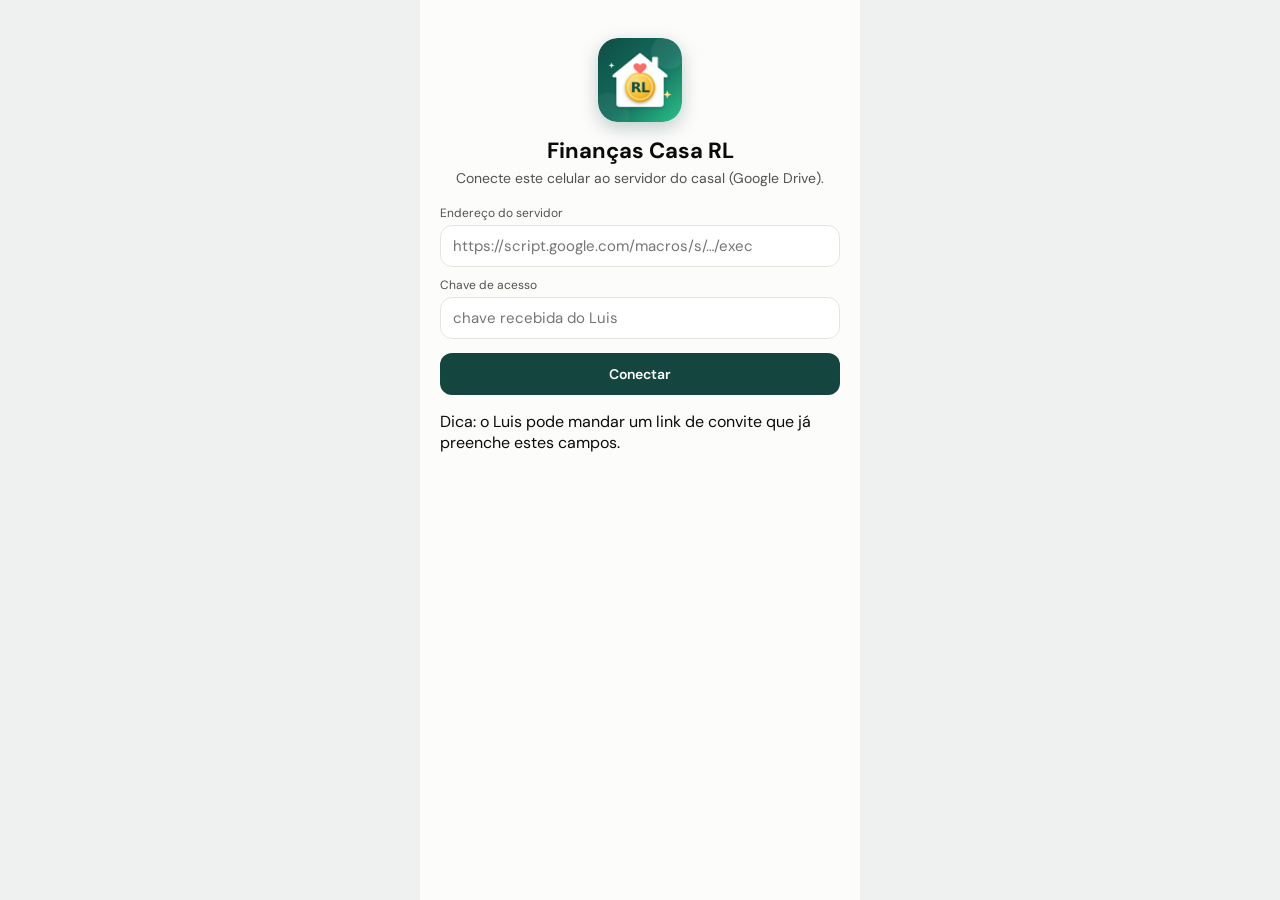
<file: index.html>
<!DOCTYPE html>
<html lang="pt-BR">
<head>
<meta charset="utf-8">
<meta name="viewport" content="width=device-width, initial-scale=1, viewport-fit=cover">
<title>Finanças Casa RL</title>
<meta name="description" content="Finanças Casa RL — controle financeiro do casal">
<meta name="theme-color" content="#14453f">
<meta name="apple-mobile-web-app-capable" content="yes">
<meta name="mobile-web-app-capable" content="yes">
<meta name="apple-mobile-web-app-title" content="Finanças Casa RL">
<meta name="apple-mobile-web-app-status-bar-style" content="black-translucent">
<meta name="application-name" content="Finanças Casa RL">
<meta name="robots" content="noindex">
<link rel="manifest" href="manifest.webmanifest">
<link rel="icon" type="image/png" sizes="32x32" href="icons/favicon-32.png">
<link rel="apple-touch-icon" href="icons/apple-touch-icon.png">
<link rel="preconnect" href="https://fonts.googleapis.com">
<link href="https://fonts.googleapis.com/css2?family=DM+Sans:opsz,wght@9..40,400;9..40,500;9..40,600;9..40,700&display=swap" rel="stylesheet">
<link rel="stylesheet" href="styles.css">
<style>body{padding-top:env(safe-area-inset-top)}</style>
</head>
<body>
<div id="root"></div>
<div class="toast" id="toast"></div>
<script src="app.js"></script>
<script>
(function(){
  const root=document.getElementById('root');
  function showErr(msg){
    root.innerHTML='<div class="setup"><img class="logo" src="icons/icon-192.png" alt=""><h1>Finanças Casa RL</h1><p class="c">O app encontrou um problema neste celular.</p><div class="note" style="word-break:break-word">'+String(msg).replace(/[<>&]/g,'')+'</div><button class="btn" onclick="location.reload()">Tentar de novo</button><button class="btn ghost" onclick="localStorage.removeItem(\'casaRL_cfg\');location.href=location.pathname">Refazer conexão</button><p class="hint" style="margin-top:12px">Mande um print desta tela para o Luis.</p></div>';
  }
  window.addEventListener('error',e=>{if(!root.querySelector('.app'))showErr((e.message||'erro')+' ('+(e.filename||'').split('/').pop()+':'+(e.lineno||'')+')')});
  window.addEventListener('unhandledrejection',e=>{if(!root.querySelector('.app'))showErr('Falha: '+((e.reason&&e.reason.message)||e.reason))});
  if(typeof window.APP!=="function"){showErr("O código do app não carregou (app.js). Verifique a internet e tente de novo.");return}
  const esc=s=>String(s).replace(/[&<>"]/g,c=>({"&":"&amp;","<":"&lt;",">":"&gt;",'"':"&quot;"}[c]));
  const getCfg=()=>{try{return JSON.parse(localStorage.getItem('casaRL_cfg')||"null")}catch(e){return null}};
  const setCfg=c=>{try{localStorage.setItem('casaRL_cfg',JSON.stringify(c))}catch(e){}};

  // Link de convite: ...#s=<endereço>&k=<chave>
  if(location.hash.length>3||/[?&]k=/.test(location.search)){
    const h=new URLSearchParams(location.hash.length>3?location.hash.slice(1):location.search.slice(1));
    const s=(h.get('s')||"").trim(), k=(h.get('k')||"").trim();
    if(s&&k){setCfg({url:s,key:k});history.replaceState(null,"",location.pathname)}
  }

  const shell=inner=>{root.innerHTML=`<div class="setup"><img class="logo" src="icons/icon-192.png" alt=""><h1>Finanças Casa RL</h1>${inner}</div>`};
  const loading=msg=>shell(`<p class="c">${esc(msg)}</p>`);

  async function post(url,body){const r=await fetch(url,{method:"POST",headers:{"Content-Type":"text/plain;charset=utf-8"},body:JSON.stringify(body)});return r.json()}

  function setup(err){
    const c=getCfg()||{};
    shell(`<p class="c">Conecte este celular ao servidor do casal (Google Drive).</p>
      <label class="f">Endereço do servidor</label><input id="su" placeholder="https://script.google.com/macros/s/…/exec" value="${esc(c.url||"")}">
      <label class="f">Chave de acesso</label><input id="sk" placeholder="chave recebida do Luis" value="${esc(c.key||"")}">
      <button class="btn" id="sgo">Conectar</button>${err?`<div class="err">${esc(err)}</div>`:""}
      <p class="hint" style="margin-top:16px">Dica: o Luis pode mandar um link de convite que já preenche estes campos.</p>`);
    document.getElementById('sgo').onclick=()=>{const url=document.getElementById('su').value.trim(),key=document.getElementById('sk').value.replace(/\s+/g,"");if(!/^https?:\/\//.test(url)||!key)return setup("Preencha o endereço (começa com https://) e a chave.");setCfg({url,key});start()};
  }

  function importer(cfg,who){
    shell(`<p class="c">Olá, ${esc(who)}! O servidor está pronto, mas ainda sem dados.</p>
      <div class="card"><h3>Importar dados iniciais</h3><p class="hint">Escolha o arquivo <b>casa-rl-dados.json</b> (faturas de 2026, gastos fixos, rendas, metas, classificações e a foto do casal). Isso é feito uma vez só.</p>
      <label class="btn" for="sf" style="margin-top:0">Escolher arquivo</label><input type="file" id="sf" accept=".json,application/json" style="display:none"><div id="sm" class="hint" style="margin-top:8px"></div></div>
      <button class="btn ghost" id="sout">Usar outra chave</button>`);
    document.getElementById('sout').onclick=()=>{localStorage.removeItem('casaRL_cfg');setup()};
    document.getElementById('sf').onchange=async e=>{const f=e.target.files[0];if(!f)return;const m=document.getElementById('sm');m.textContent="Enviando para o Drive…";
      try{const d=JSON.parse(await f.text());if(!d.base||!d.base.tx)throw new Error("arquivo inválido");const r=await post(cfg.url,{op:"init",key:cfg.key,base:d.base,state:d.state});if(!r.ok)throw new Error(r.error||"falha");m.textContent="Pronto!";start()}
      catch(err){m.textContent="Não deu certo: "+err.message}};
  }

  async function start(){
    const cfg=getCfg(); if(!cfg||!cfg.url||!cfg.key) return setup();
    loading("Carregando dados do casal…");
    let r=null;
    const slow=setTimeout(()=>loading("O servidor do Google está demorando… aguarde mais um pouco."),12000);
    try{r=await post(cfg.url,{op:"load",key:cfg.key}); clearTimeout(slow); if(r&&r.ok){try{localStorage.setItem('casaRL_cache',JSON.stringify(r))}catch(e){}}}
    catch(e){clearTimeout(slow);try{r=JSON.parse(localStorage.getItem('casaRL_cache')||"null")}catch(x){} if(r){r.offline=true}else return setup("Não consegui falar com o servidor ("+(e&&e.message||"erro de rede")+"). Confira a internet e se o endereço termina em /exec.")}
    if(!r||!r.ok) return setup(r&&r.error==="chave inválida"?"Chave inválida: confira se a chave foi copiada inteira, sem espaços (e se no link a palavra CHAVE_DA_ROANNA foi trocada pela chave dela).":"Erro do servidor: "+((r&&r.error)||"desconhecido"));
    if(!r.base) return r.role==="admin"?importer(cfg,r.who):shell(`<p class="c">Conectado como ${esc(r.who)}. O Luis ainda precisa importar os dados iniciais.</p><button class="btn" onclick="location.reload()">Tentar de novo</button>`);
    root.innerHTML="";
    try{ window.APP(r.base,{url:cfg.url,key:cfg.key,who:r.who,role:r.role,state:r.state}); }catch(err){ return showErr("Erro ao abrir: "+err.message) }
    if(r.offline){const t=document.getElementById('toast');if(t){t.textContent="Sem internet: mostrando a última cópia salva.";t.classList.add('show');setTimeout(()=>t.classList.remove('show'),3500)}}
  }
  start();
  if('serviceWorker' in navigator){window.addEventListener('load',()=>navigator.serviceWorker.register('sw.js').catch(()=>{}))}
})();
</script>
</body>
</html>
</file>
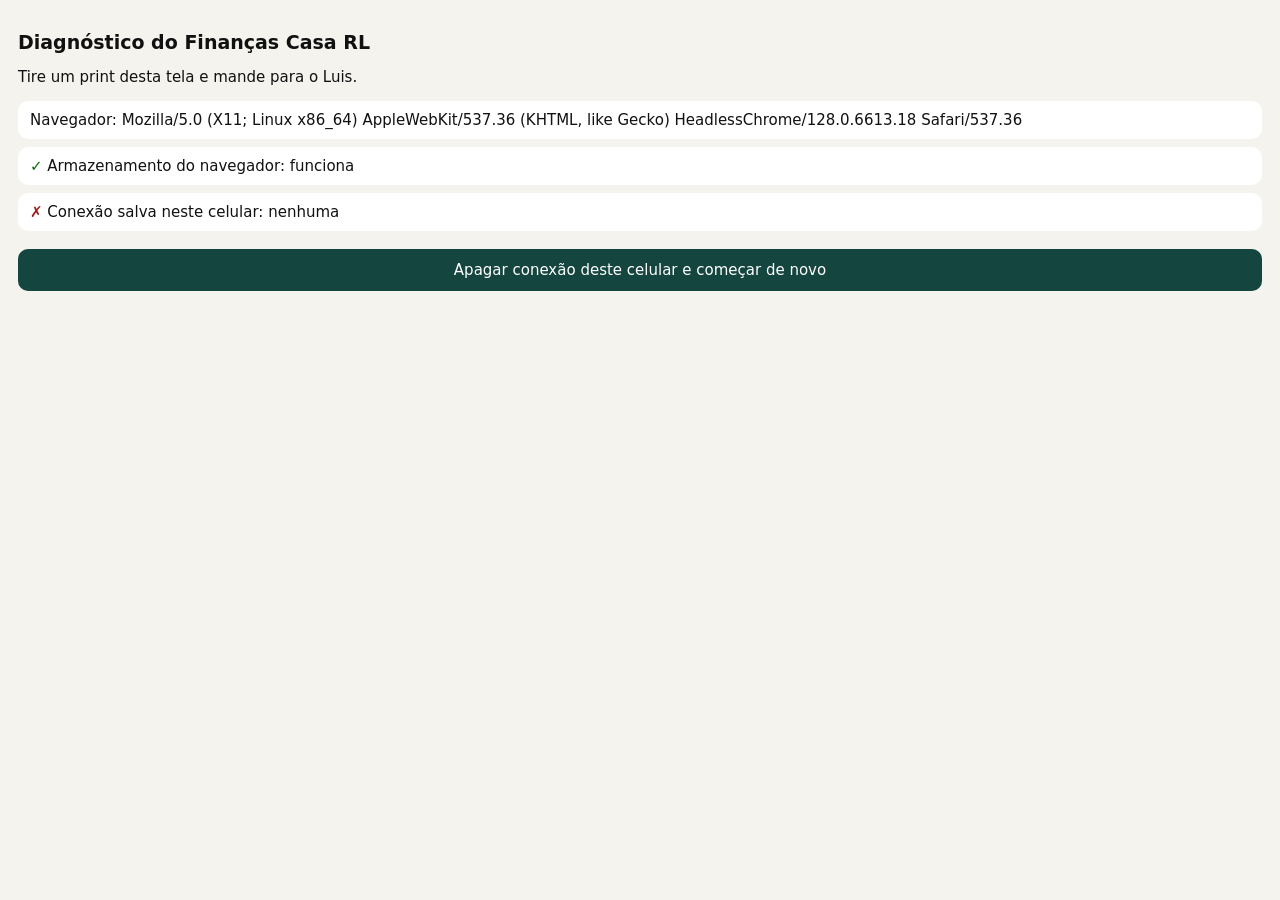
<file: diagnostico.html>
<!DOCTYPE html>
<html lang="pt-BR"><head><meta charset="utf-8"><meta name="viewport" content="width=device-width, initial-scale=1">
<title>Diagnóstico — Finanças Casa RL</title>
<style>body{font-family:system-ui,sans-serif;margin:0;padding:18px;background:#f4f3ee;color:#111;font-size:15px}h1{font-size:19px}.l{background:#fff;border-radius:10px;padding:10px 12px;margin:8px 0;word-break:break-all}.ok{color:#0a6b0a;font-weight:700}.no{color:#9c1c1c;font-weight:700}button{font:inherit;padding:12px 16px;border:0;border-radius:10px;background:#14453f;color:#fff;width:100%;margin-top:10px}</style></head>
<body><h1>Diagnóstico do Finanças Casa RL</h1><p>Tire um print desta tela e mande para o Luis.</p><div id="o"></div>
<button onclick="localStorage.removeItem('casaRL_cfg');localStorage.removeItem('casaRL_cache');location.href='./'">Apagar conexão deste celular e começar de novo</button>
<script>
(async function(){
  var o=document.getElementById('o');
  function line(t,ok){var d=document.createElement('div');d.className='l';d.innerHTML=(ok===true?'<span class="ok">✓</span> ':ok===false?'<span class="no">✗</span> ':'')+t;o.appendChild(d)}
  line('Navegador: '+navigator.userAgent);
  var ls=true;try{localStorage.setItem('_t','1');localStorage.removeItem('_t')}catch(e){ls=false}
  line('Armazenamento do navegador: '+(ls?'funciona':'BLOQUEADO (modo privado?)'),ls);
  var cfg=null;try{cfg=JSON.parse(localStorage.getItem('casaRL_cfg')||'null')}catch(e){}
  if(!cfg){line('Conexão salva neste celular: nenhuma',false);return}
  line('Servidor salvo: …'+String(cfg.url).slice(-28),/\/exec$/.test(cfg.url));
  line('Chave salva: '+String(cfg.key).length+' caracteres (início '+String(cfg.key).slice(0,3)+'…)',String(cfg.key).length>=20);
  var t0=Date.now();
  try{
    var r=await fetch(cfg.url,{method:'POST',headers:{'Content-Type':'text/plain;charset=utf-8'},body:JSON.stringify({op:'load',key:cfg.key})});
    line('Resposta do servidor: HTTP '+r.status+' em '+((Date.now()-t0)/1000).toFixed(1)+' s',r.ok);
    var txt=await r.text(); var j=null; try{j=JSON.parse(txt)}catch(e){}
    if(!j){line('Resposta não é do app (começa com): '+txt.slice(0,120).replace(/</g,'&lt;'),false);return}
    line('ok: '+j.ok+(j.error?' · erro: '+j.error:''),j.ok);
    if(j.ok){line('Entrou como: '+j.who+' ('+j.role+')',true);line('Dados no servidor: '+(j.base?('sim, '+(j.base.tx||[]).length+' lançamentos'):'NÃO'),!!j.base);line('Tamanho recebido: '+Math.round(txt.length/1024)+' KB',true)}
  }catch(e){line('Falha ao falar com o servidor: '+e.message,false)}
  try{var a=await fetch('app.js',{cache:'no-store'});line('Código do app (app.js): HTTP '+a.status,a.ok)}catch(e){line('app.js não carregou: '+e.message,false)}
})();
</script></body></html>
</file>
<file: styles.css>
:root{
  --bg:#eef1ef; --app:#fcfcfb; --card:#ffffff; --ink:#0b0b0b; --ink2:#52514e; --muted:#8a8984; --line:#e6e5e0;
  --brand:#14453f; --brand2:#1f6b61; --accent:#2a78d6; --accent-soft:#cde2fb; --teto:#d9d8d2;
  --good:#0ca30c; --warn:#fab219; --crit:#d03b3b; --goodbg:#e6f5e6; --warnbg:#fff4d6; --critbg:#fbe4e4;
  --r:18px;
}
*{box-sizing:border-box}
html,body{margin:0;background:var(--bg);font-family:"DM Sans",system-ui,sans-serif;color:var(--ink);-webkit-font-smoothing:antialiased}
.app{max-width:440px;margin:0 auto;min-height:100vh;background:var(--app);position:relative;padding-bottom:84px;box-shadow:0 0 0 1px var(--line)}
header.top{background:var(--brand);color:#fff;padding:20px 20px 64px;border-radius:0 0 28px 28px}
.top .row{display:flex;justify-content:space-between;align-items:center}
.hello{font-size:13px;opacity:.75}
.title{font-size:20px;font-weight:700;margin-top:2px}
.monthsel{width:auto;flex:none;background:rgba(255,255,255,.14);color:#fff;border:0;border-radius:999px;padding:7px 12px;font:inherit;font-size:13px}
.monthsel option{color:#000}
.hero{margin-top:14px}
.who{display:flex;gap:6px;margin-top:14px}
.who button{border:0;border-radius:999px;padding:6px 14px;font:inherit;font-size:13px;background:rgba(255,255,255,.12);color:#fff;cursor:pointer}
.who button.on{background:#fff;color:var(--brand);font-weight:600}
.hero .lbl{font-size:13px;opacity:.75}
.hero .big{font-size:34px;font-weight:700;letter-spacing:-.5px;margin-top:2px}
.hero .sub{font-size:13px;opacity:.85;margin-top:4px}
main{padding:0 16px;margin-top:-44px}
.card{background:var(--card);border-radius:var(--r);padding:16px;margin-bottom:14px;box-shadow:0 1px 2px rgba(0,0,0,.05),0 0 0 1px var(--line)}
.card h3{margin:0 0 4px;font-size:15px}
.card .hint{font-size:12px;color:var(--muted);margin:0 0 12px}
.kpis{display:grid;grid-template-columns:1fr 1fr;gap:10px}
.kpi{background:var(--card);border-radius:14px;padding:12px;box-shadow:0 0 0 1px var(--line)}
.kpi .l{font-size:12px;color:var(--ink2)}
.kpi .v{font-size:18px;font-weight:700;margin-top:4px}
.kpi .s{font-size:11px;color:var(--muted);margin-top:2px}
.bar{height:8px;background:#ecebe6;border-radius:99px;overflow:hidden;margin-top:8px}
.bar>i{display:block;height:100%;background:var(--accent);border-radius:99px}
.chart{position:relative;height:220px}
.chart svg{display:block;overflow:visible}
.ctip{position:absolute;display:none;background:#1b1b1f;color:#fff;font-size:12px;line-height:1.45;padding:8px 10px;border-radius:10px;pointer-events:none;z-index:5;white-space:nowrap;box-shadow:0 4px 14px rgba(0,0,0,.18)}
.ctip .sw{display:inline-block;width:8px;height:8px;border-radius:2px;margin-right:5px}
.clegend{display:flex;flex-wrap:wrap;gap:12px;font-size:11px;color:#52514e;margin-bottom:6px;height:16px}
.clegend span{display:inline-flex;align-items:center;gap:5px}
.clegend i{display:inline-block;width:10px;height:10px;border-radius:2px}
.chart.tall{height:420px}
.pill{display:inline-flex;align-items:center;gap:4px;font-size:11px;font-weight:600;padding:3px 8px;border-radius:99px}
.pill.ok{background:var(--goodbg);color:#0a6b0a}.pill.att{background:var(--warnbg);color:#7a5200}.pill.over{background:var(--critbg);color:#9c1c1c}
.alert{display:flex;gap:10px;align-items:flex-start;padding:10px 0;border-top:1px solid var(--line);font-size:13px}
.alert:first-of-type{border-top:0}
.alert .ic{width:26px;height:26px;border-radius:50%;display:grid;place-items:center;font-weight:700;flex:none;font-size:13px}
.alert .ic.over{background:var(--critbg);color:var(--crit)}.alert .ic.att{background:var(--warnbg);color:#a36d00}
.list .it{display:flex;justify-content:space-between;align-items:center;padding:10px 0;border-top:1px solid var(--line);gap:10px}
.list .it:first-child{border-top:0}
.it .d{font-size:14px;font-weight:500;overflow:hidden;text-overflow:ellipsis;white-space:nowrap}
.it .m{font-size:11px;color:var(--muted);margin-top:2px}
.it .v{font-weight:600;font-size:14px;white-space:nowrap}
.it .v.neg{color:var(--good)}
.src{font-size:10px;font-weight:600;padding:1px 6px;border-radius:6px;background:#efeee9;color:var(--ink2);margin-left:4px}
.src.wa{background:#dcf5e3;color:#11713a}.src.wl{background:#e4e9f7;color:#2c3e7a}
nav.tabs{position:fixed;bottom:0;left:50%;transform:translateX(-50%);width:100%;max-width:440px;background:#fff;border-top:1px solid var(--line);display:grid;grid-template-columns:repeat(6,1fr);padding:8px 4px calc(8px + env(safe-area-inset-bottom));z-index:10}
nav.tabs button{background:none;border:0;font:inherit;font-size:11px;color:var(--muted);display:flex;flex-direction:column;align-items:center;gap:3px;cursor:pointer;padding:4px}
nav.tabs button svg{width:22px;height:22px}
nav.tabs button.on{color:var(--brand2);font-weight:600}
nav.tabs button.add .plus{width:42px;height:42px;border-radius:50%;background:var(--brand);color:#fff;display:grid;place-items:center;margin-top:-22px;box-shadow:0 4px 12px rgba(20,69,63,.35)}
label.f{display:block;font-size:12px;color:var(--ink2);margin:10px 0 4px}
input,select{width:100%;font:inherit;font-size:15px;padding:10px 12px;border:1px solid var(--line);border-radius:12px;background:#fff;color:var(--ink)}
input:focus,select:focus{outline:2px solid var(--accent-soft);border-color:var(--accent)}
.g2{display:grid;grid-template-columns:1fr 1fr;gap:10px}
.btn{display:inline-flex;justify-content:center;align-items:center;gap:6px;border:0;border-radius:12px;padding:12px 16px;font:inherit;font-weight:600;font-size:14px;cursor:pointer;background:var(--brand);color:#fff;width:100%;margin-top:14px}
.btn.ghost{background:#eef3f2;color:var(--brand)}
.btn.sm{width:auto;padding:8px 12px;font-size:13px;margin-top:0}
.seg{display:flex;background:#efeee9;border-radius:12px;padding:3px;gap:3px}
.seg button{flex:1;border:0;background:none;font:inherit;font-size:13px;padding:8px;border-radius:9px;cursor:pointer;color:var(--ink2)}
.seg button.on{background:#fff;color:var(--ink);font-weight:600;box-shadow:0 1px 2px rgba(0,0,0,.08)}
.goal-ring{display:flex;gap:16px;align-items:center}
.ring{--p:0;width:96px;height:96px;border-radius:50%;background:conic-gradient(var(--brand2) calc(var(--p)*1%),#ecebe6 0);display:grid;place-items:center;flex:none}
.ring b{width:74px;height:74px;border-radius:50%;background:#fff;display:grid;place-items:center;font-size:18px}
.cc{border-radius:18px;padding:16px;color:#fff;background:linear-gradient(135deg,#1b1b1f,#3b3b44);margin-bottom:10px;position:relative}
.cc.main{background:linear-gradient(135deg,#7a0c1e,#c8102e)}
.cc.empty{background:#fff;color:var(--ink2);box-shadow:inset 0 0 0 1.5px dashed var(--line);border:1.5px dashed #cfcec7}
.cc .n{font-size:15px;font-weight:700}.cc .f{font-size:12px;opacity:.8;margin-top:2px}
.cc .tag{position:absolute;top:14px;right:14px;font-size:10px;font-weight:700;background:rgba(255,255,255,.2);padding:3px 8px;border-radius:99px}
.cc .lim{margin-top:14px;font-size:12px;opacity:.9}
.cc .bar{background:rgba(255,255,255,.25)}.cc .bar>i{background:#fff}
.toast{position:fixed;left:50%;bottom:96px;transform:translateX(-50%);background:#1b1b1f;color:#fff;padding:10px 16px;border-radius:12px;font-size:13px;opacity:0;transition:.25s;pointer-events:none;z-index:20;max-width:90%}
.toast.show{opacity:1}
.note{font-size:12px;color:var(--ink2);background:#f4f3ee;border-radius:12px;padding:10px 12px;line-height:1.45}
table.t{width:100%;border-collapse:collapse;font-size:13px}
table.t td,table.t th{padding:8px 4px;border-top:1px solid var(--line);text-align:left}
table.t th{font-size:11px;color:var(--muted);font-weight:500;border-top:0}
table.t td.n,table.t th.n{white-space:nowrap;text-align:right;font-variant-numeric:tabular-nums}
table.t input{padding:6px 8px;font-size:13px;width:96px;text-align:right}
.sec{display:none}.sec.on{display:block}
.integr{display:grid;grid-template-columns:1fr 1fr;gap:10px}
.integr .kpi{font-size:12px}
details summary{cursor:pointer;font-size:13px;color:var(--brand2);font-weight:600;padding:4px 0}
.fx{border-top:1px solid var(--line);padding:10px 0}.fx:first-child{border-top:0}.fxm{display:grid;grid-template-columns:1.3fr .9fr 1.1fr 28px;gap:6px;margin-top:6px;align-items:center}.fxm select,.fxm input{padding:7px 8px;font-size:12px}.ck{font-size:11px;color:var(--ink2);display:flex;align-items:center;gap:3px;white-space:nowrap}.ck input{width:auto}.del{border:0;background:#f4f3ee;border-radius:8px;height:30px;cursor:pointer;color:var(--ink2)}.seg button{font-size:12px;padding:8px 4px}
.cls{border:0;border-radius:6px;font:inherit;font-size:10px;font-weight:600;padding:2px 7px;margin-top:3px;cursor:pointer;white-space:nowrap}.cls-E{background:#e4eefb;color:#1c5cab}.cls-N{background:#fde9e0;color:#a5431a}.cls-I{background:#dff4ea;color:#0f6b48}nav.tabs button{font-size:10.5px}
.seg2{display:flex;background:#efeee9;border-radius:9px;padding:2px;gap:2px;flex:none}.seg2 button{border:0;background:none;font:inherit;font-size:11px;padding:6px 8px;border-radius:7px;cursor:pointer;color:var(--ink2);white-space:nowrap}.seg2 button.on.e{background:#2a78d6;color:#fff;font-weight:600}.seg2 button.on.n{background:#eb6834;color:#fff;font-weight:600}
.avatar{width:46px;height:46px;border-radius:50%;background:#2a6b60 center/cover;box-shadow:0 0 0 2px #fff;flex:none}
.delx{border:0;background:none;font:inherit;font-size:12px;cursor:pointer;margin-left:4px;padding:2px 4px;color:var(--muted)}

.setup{max-width:440px;margin:0 auto;min-height:100vh;background:var(--app);padding:28px 20px}
.setup .logo{width:84px;height:84px;border-radius:20px;display:block;margin:10px auto 14px;box-shadow:0 6px 18px rgba(20,69,63,.25)}
.setup h1{text-align:center;font-size:22px;margin:0 0 4px}.setup p.c{text-align:center;color:var(--ink2);font-size:14px;margin:0 0 18px}
.err{color:#9c1c1c;font-size:13px;margin-top:8px}
textarea{font:inherit}
</file>
